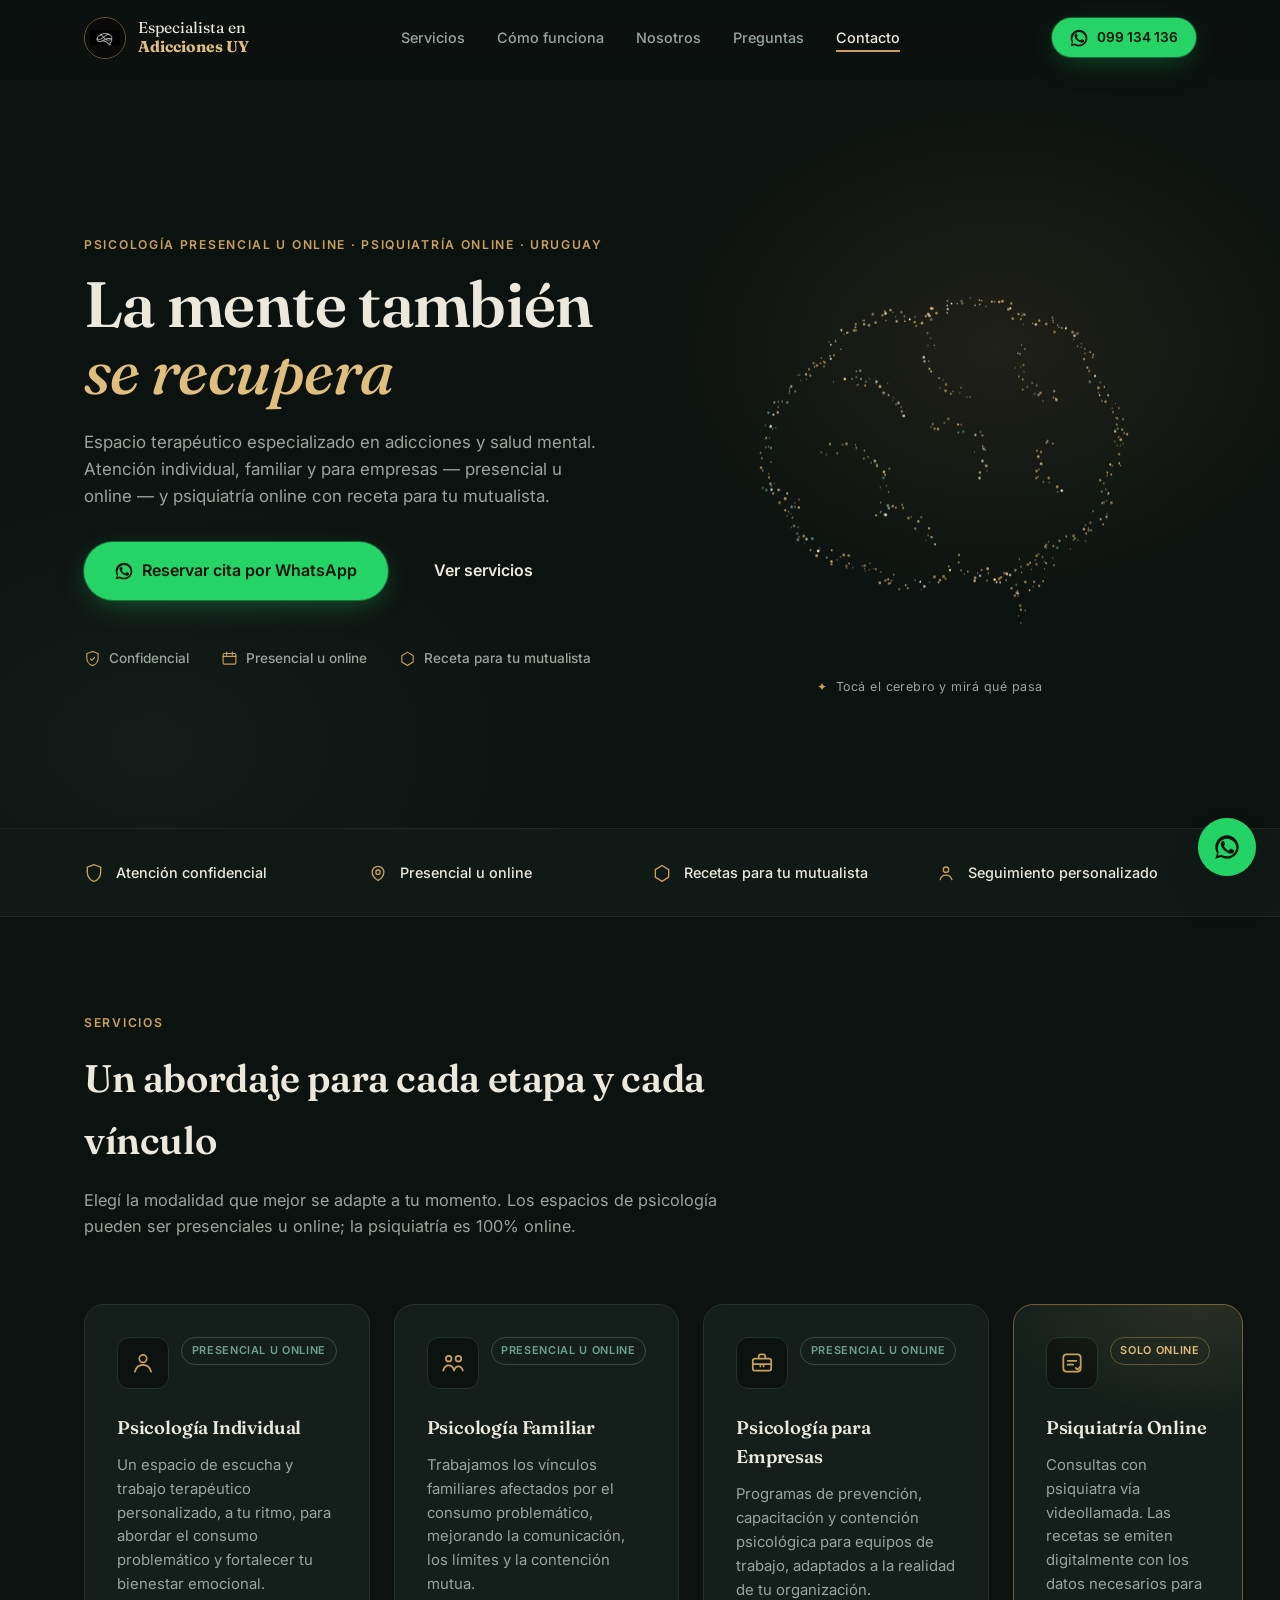
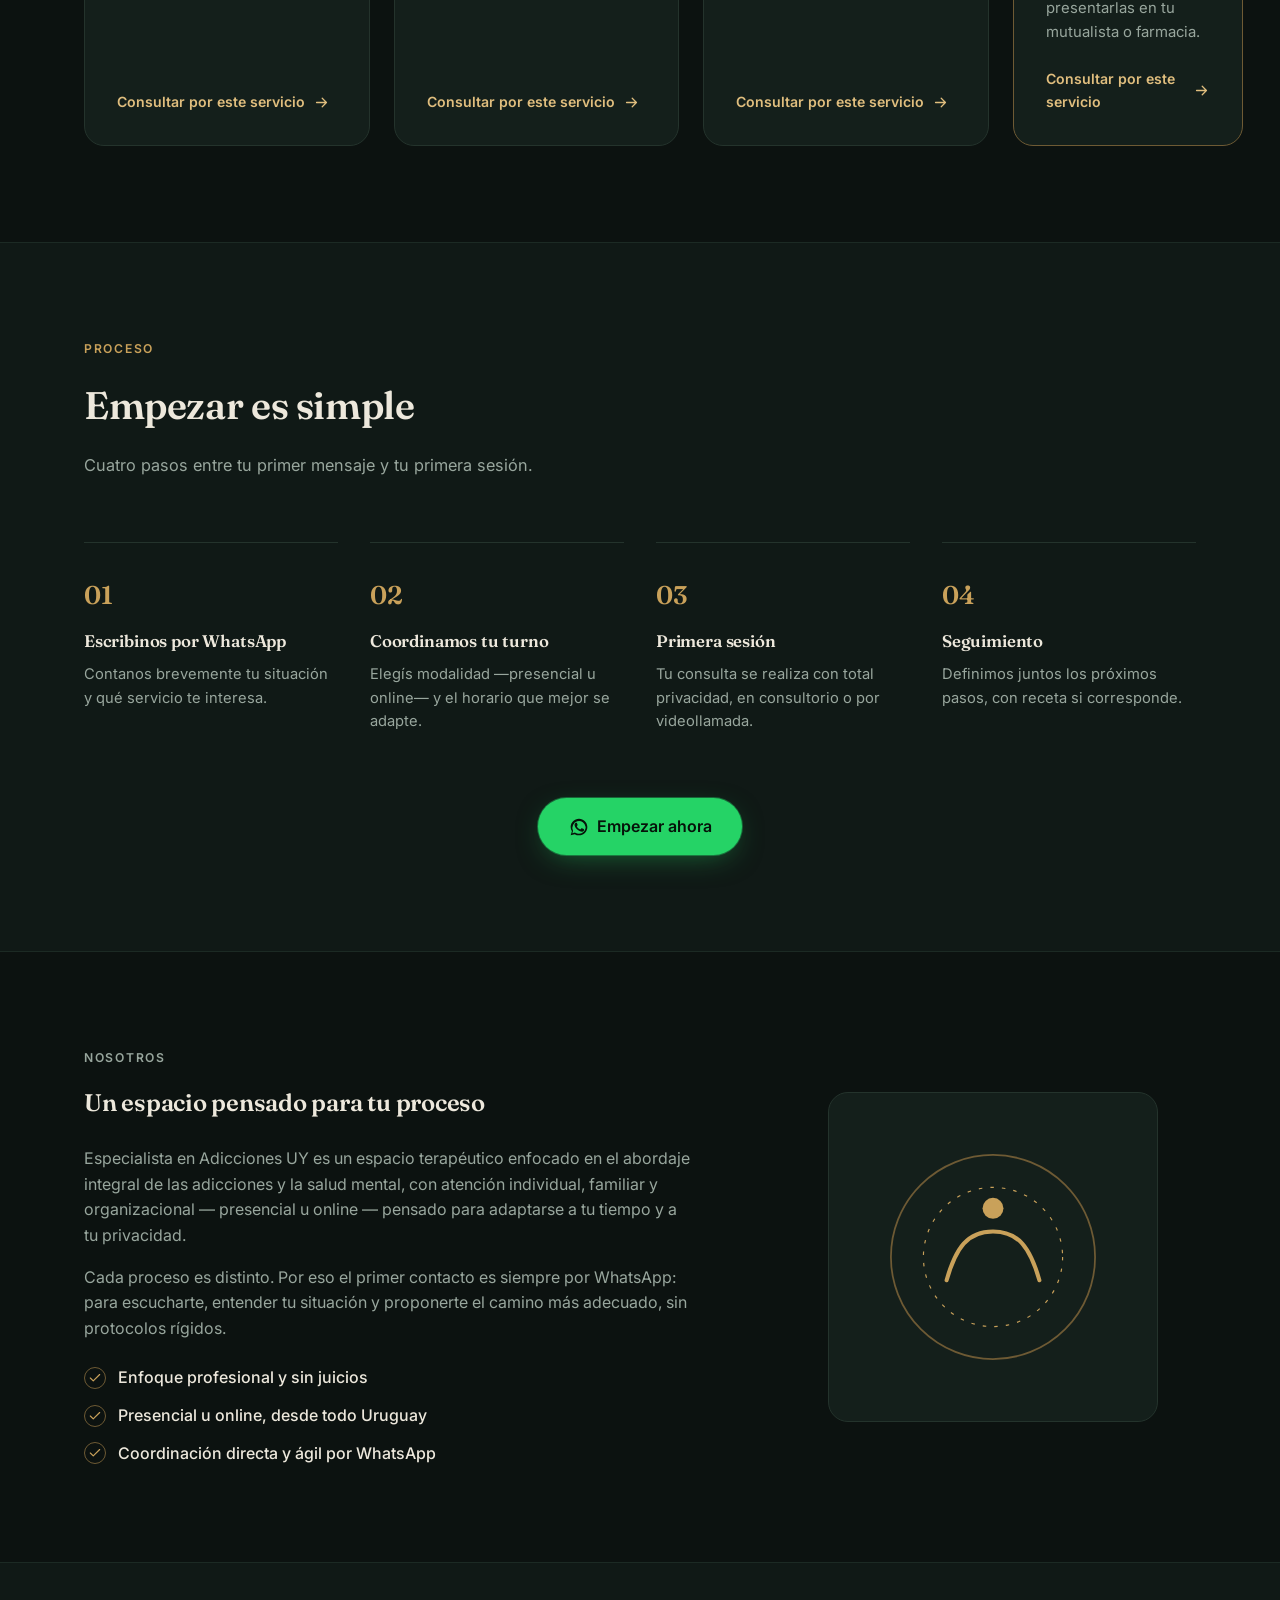
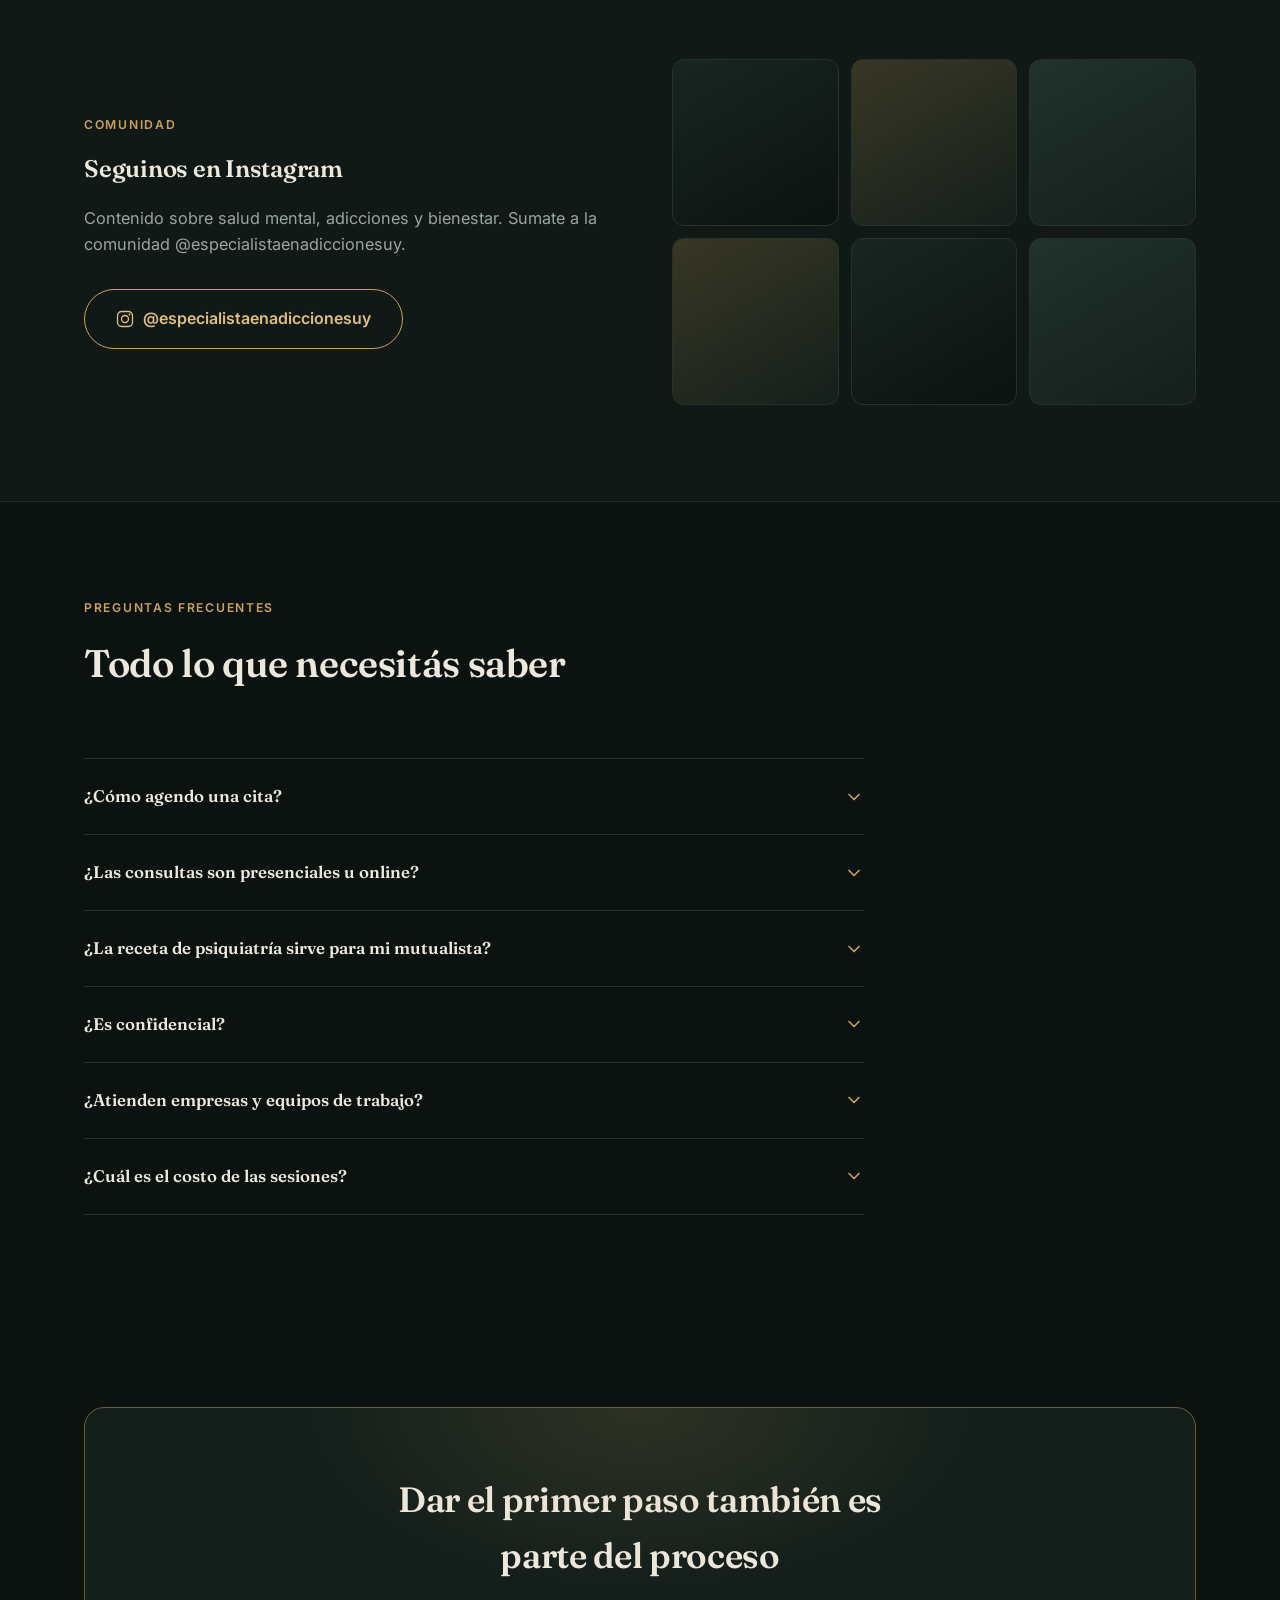
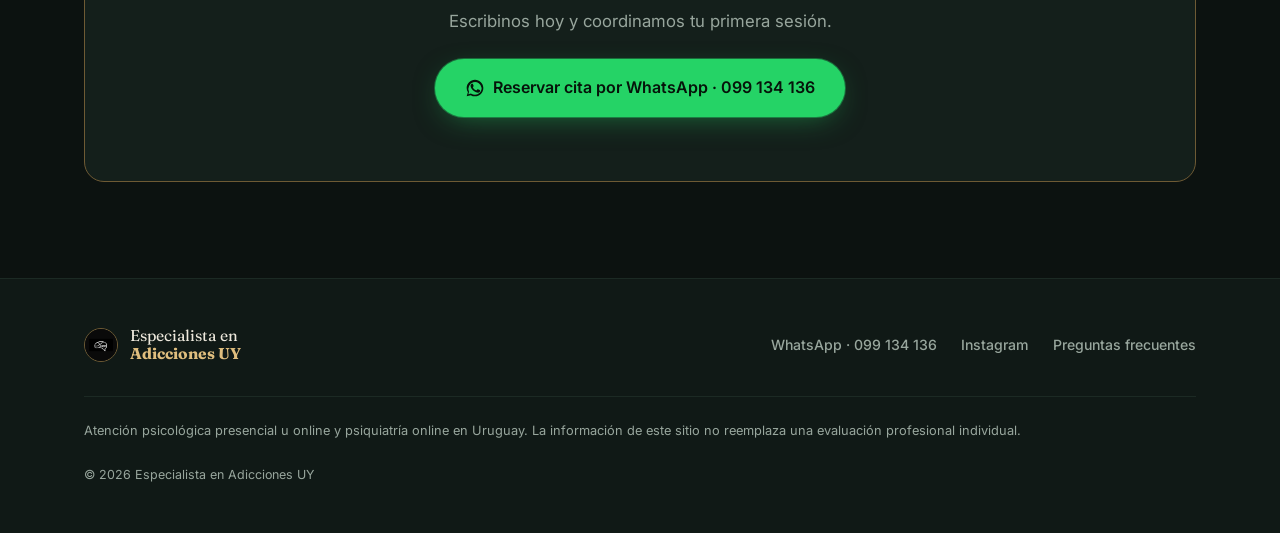
<file: index.html>
<!DOCTYPE html>
<html lang="es-UY">
<head>
<meta charset="UTF-8">
<meta name="viewport" content="width=device-width, initial-scale=1.0">
<title>Especialista en Adicciones UY | Psicología y Psiquiatría</title>
<meta name="description" content="Psicología individual, familiar y para empresas — presencial u online — y psiquiatría online con receta para tu mutualista. Atención confidencial en Uruguay. Reservá por WhatsApp.">

<!-- Open Graph -->
<meta property="og:type" content="website">
<meta property="og:title" content="Especialista en Adicciones UY | Psicología y Psiquiatría">
<meta property="og:description" content="Atención psicológica presencial u online y psiquiatría online con recetas para tu mutualista. Reservá tu cita por WhatsApp.">
<meta property="og:url" content="https://especialistaenadiccionesuy.com">
<meta property="og:locale" content="es_UY">
<meta name="twitter:card" content="summary">
<meta name="theme-color" content="#0C1210">

<link rel="icon" type="image/png" href="img/logo-mark.png">

<link rel="preconnect" href="https://fonts.googleapis.com">
<link rel="preconnect" href="https://fonts.gstatic.com" crossorigin>
<link href="https://fonts.googleapis.com/css2?family=Fraunces:ital,opsz,wght@0,9..144,400;0,9..144,500;0,9..144,600;0,9..144,700;1,9..144,400&family=Inter:wght@400;500;600;700&display=swap" rel="stylesheet">

<link rel="stylesheet" href="css/style.css">

<!--
  ============================================================
  REMARKETING / SEGUIMIENTO (opcional)
  Para activar campañas de remarketing (Meta Ads, Google Ads):
  1) Pegá aquí tu Meta Pixel y/o Google Tag (gtag.js / GTM).
  2) El sitio ya dispara eventos personalizados a dataLayer / fbq
     en cada clic de WhatsApp (ver js/script.js -> trackWhatsAppClick),
     así que en cuanto instales los pixeles vas a poder armar
     públicos de remarketing sobre "quienes hicieron clic en WhatsApp".
  ============================================================
-->

</head>
<body>

<a class="skip-link" href="#contenido">Saltar al contenido</a>

<!-- ===================== HEADER ===================== -->
<header class="header" id="header">
  <div class="container header__inner">
    <a href="#inicio" class="brand">
      <span class="brand__mark">
        <img class="brand__logo" src="img/logo-mark.png" alt="Logo de Especialista en Adicciones UY" width="42" height="42">
      </span>
      <span class="brand__text">Especialista en<strong>Adicciones UY</strong></span>
    </a>

    <nav class="nav" id="nav" aria-label="Navegación principal">
      <ul class="nav__list">
        <li><a href="#servicios">Servicios</a></li>
        <li><a href="#como-funciona">Cómo funciona</a></li>
        <li><a href="#nosotros">Nosotros</a></li>
        <li><a href="#preguntas">Preguntas</a></li>
        <li><a href="#contacto">Contacto</a></li>
      </ul>
    </nav>

    <div class="header__actions">
      <a class="btn btn--whatsapp btn--sm" href="https://wa.me/59899134136?text=Hola%2C%20quiero%20reservar%20una%20cita." target="_blank" rel="noopener" data-wa-track="header">
        <svg class="icon" viewBox="0 0 24 24" aria-hidden="true"><path d="M17.5 14.4c-.3-.1-1.7-.8-2-.9-.3-.1-.5-.1-.6.1-.2.3-.7.9-.9 1.1-.2.2-.3.2-.6.1-.3-.1-1.2-.4-2.3-1.4-.9-.8-1.4-1.7-1.6-2-.2-.3 0-.5.1-.6.1-.1.3-.3.4-.5.1-.2.2-.3.3-.5.1-.2 0-.4 0-.5C10.2 9 9.7 7.8 9.5 7.3c-.2-.5-.4-.4-.6-.4h-.5c-.2 0-.5.1-.7.3-.3.3-1 1-1 2.4s1 2.8 1.1 3c.1.2 2 3 4.8 4.3.7.3 1.2.5 1.6.6.7.2 1.3.2 1.8.1.5-.1 1.7-.7 1.9-1.4.2-.7.2-1.2.2-1.4-.1-.1-.3-.2-.6-.3z"/><path d="M12 2C6.5 2 2 6.5 2 12c0 1.9.5 3.6 1.5 5.2L2 22l4.9-1.4A9.9 9.9 0 0 0 12 22c5.5 0 10-4.5 10-10S17.5 2 12 2zm0 18c-1.6 0-3.1-.4-4.5-1.2l-.3-.2-3.2.9.9-3.1-.2-.3A8 8 0 1 1 20 12c0 4.4-3.6 8-8 8z"/></svg>
        <span>099 134 136</span>
      </a>
      <button class="nav__toggle" id="navToggle" aria-expanded="false" aria-controls="nav" aria-label="Abrir menú">
        <span></span><span></span><span></span>
      </button>
    </div>
  </div>
</header>

<main id="contenido">

  <!-- ===================== HERO ===================== -->
  <section class="hero" id="inicio">
    <div class="hero__glow" aria-hidden="true"></div>

    <div class="container hero__inner">
      <div class="hero__copy" data-reveal>
        <p class="eyebrow">Psicología presencial u online · Psiquiatría online · Uruguay</p>
        <h1 class="hero__title">La mente también <em>se recupera</em></h1>
        <p class="hero__subtitle">
          Espacio terapéutico especializado en adicciones y salud mental. Atención individual, familiar
          y para empresas — presencial u online — y psiquiatría online con receta para tu mutualista.
        </p>
        <div class="hero__actions">
          <a class="btn btn--whatsapp btn--lg" href="https://wa.me/59899134136?text=Hola%2C%20quiero%20reservar%20una%20cita." target="_blank" rel="noopener" data-wa-track="hero">
            <svg class="icon" viewBox="0 0 24 24" aria-hidden="true"><path d="M17.5 14.4c-.3-.1-1.7-.8-2-.9-.3-.1-.5-.1-.6.1-.2.3-.7.9-.9 1.1-.2.2-.3.2-.6.1-.3-.1-1.2-.4-2.3-1.4-.9-.8-1.4-1.7-1.6-2-.2-.3 0-.5.1-.6.1-.1.3-.3.4-.5.1-.2.2-.3.3-.5.1-.2 0-.4 0-.5C10.2 9 9.7 7.8 9.5 7.3c-.2-.5-.4-.4-.6-.4h-.5c-.2 0-.5.1-.7.3-.3.3-1 1-1 2.4s1 2.8 1.1 3c.1.2 2 3 4.8 4.3.7.3 1.2.5 1.6.6.7.2 1.3.2 1.8.1.5-.1 1.7-.7 1.9-1.4.2-.7.2-1.2.2-1.4-.1-.1-.3-.2-.6-.3z"/><path d="M12 2C6.5 2 2 6.5 2 12c0 1.9.5 3.6 1.5 5.2L2 22l4.9-1.4A9.9 9.9 0 0 0 12 22c5.5 0 10-4.5 10-10S17.5 2 12 2zm0 18c-1.6 0-3.1-.4-4.5-1.2l-.3-.2-3.2.9.9-3.1-.2-.3A8 8 0 1 1 20 12c0 4.4-3.6 8-8 8z"/></svg>
            Reservar cita por WhatsApp
          </a>
          <a class="btn btn--ghost btn--lg" href="#servicios">Ver servicios</a>
        </div>

        <ul class="hero__badges">
          <li><svg class="icon icon--sm" viewBox="0 0 24 24" aria-hidden="true"><path d="M12 2 4 5v6c0 5.2 3.4 9.9 8 11 4.6-1.1 8-5.8 8-11V5l-8-3z" fill="none" stroke="currentColor" stroke-width="1.6"/><path d="M9 12.5l2 2 4-4.2" fill="none" stroke="currentColor" stroke-width="1.6" stroke-linecap="round" stroke-linejoin="round"/></svg> Confidencial</li>
          <li><svg class="icon icon--sm" viewBox="0 0 24 24" aria-hidden="true"><rect x="3" y="5" width="18" height="15" rx="2" fill="none" stroke="currentColor" stroke-width="1.6"/><path d="M3 9h18M8 3v4M16 3v4" stroke="currentColor" stroke-width="1.6" stroke-linecap="round"/></svg> Presencial u online</li>
          <li><svg class="icon icon--sm" viewBox="0 0 24 24" aria-hidden="true"><path d="M4 8l8-5 8 5v9l-8 5-8-5z" fill="none" stroke="currentColor" stroke-width="1.6" stroke-linejoin="round"/></svg> Receta para tu mutualista</li>
        </ul>
      </div>

      <div class="hero__visual" data-reveal>
        <div class="brain-stage" id="brainStage">
          <canvas id="brainCanvas" role="img" aria-label="Cerebro interactivo formado por partículas que se deshace y libera ideas"></canvas>
          <div class="brain-words" id="brainWords" aria-hidden="true"></div>
          <p class="brain-hint" id="brainHint"><span>✦</span> Tocá el cerebro y mirá qué pasa</p>
        </div>
      </div>
    </div>
  </section>

  <!-- ===================== TRUST STRIP ===================== -->
  <section class="trust" aria-label="Por qué elegirnos">
    <div class="container trust__inner">
      <div class="trust__item" data-reveal>
        <svg class="icon" viewBox="0 0 24 24" aria-hidden="true"><path d="M12 2 4 5v6c0 5.2 3.4 9.9 8 11 4.6-1.1 8-5.8 8-11V5l-8-3z" fill="none" stroke="currentColor" stroke-width="1.6"/></svg>
        <span>Atención confidencial</span>
      </div>
      <div class="trust__item" data-reveal>
        <svg class="icon" viewBox="0 0 24 24" aria-hidden="true"><path d="M12 21s-7-4.6-7-10a7 7 0 0 1 14 0c0 5.4-7 10-7 10z" fill="none" stroke="currentColor" stroke-width="1.6"/><circle cx="12" cy="11" r="2.6" fill="none" stroke="currentColor" stroke-width="1.6"/></svg>
        <span>Presencial u online</span>
      </div>
      <div class="trust__item" data-reveal>
        <svg class="icon" viewBox="0 0 24 24" aria-hidden="true"><path d="M4 8l8-5 8 5v9l-8 5-8-5z" fill="none" stroke="currentColor" stroke-width="1.6" stroke-linejoin="round"/></svg>
        <span>Recetas para tu mutualista</span>
      </div>
      <div class="trust__item" data-reveal>
        <svg class="icon" viewBox="0 0 24 24" aria-hidden="true"><circle cx="12" cy="8" r="3.2" fill="none" stroke="currentColor" stroke-width="1.6"/><path d="M5 20c1-3.5 3.8-5.5 7-5.5s6 2 7 5.5" fill="none" stroke="currentColor" stroke-width="1.6" stroke-linecap="round"/></svg>
        <span>Seguimiento personalizado</span>
      </div>
    </div>
  </section>

  <!-- ===================== SERVICIOS ===================== -->
  <section class="section" id="servicios">
    <div class="container">
      <div class="section__head" data-reveal>
        <p class="eyebrow">Servicios</p>
        <h2>Un abordaje para cada etapa y cada vínculo</h2>
        <p class="section__lead">Elegí la modalidad que mejor se adapte a tu momento. Los espacios de psicología pueden ser presenciales u online; la psiquiatría es 100% online.</p>
      </div>

      <div class="cards">

        <article class="card" data-reveal>
          <div class="card__top">
            <div class="card__icon">
              <svg viewBox="0 0 24 24" aria-hidden="true"><circle cx="12" cy="8" r="3.4" fill="none" stroke="currentColor" stroke-width="1.6"/><path d="M4.5 20c1.2-4 4-6.2 7.5-6.2S18.3 16 19.5 20" fill="none" stroke="currentColor" stroke-width="1.6" stroke-linecap="round"/></svg>
            </div>
            <span class="chip">Presencial u online</span>
          </div>
          <h3>Psicología Individual</h3>
          <p>Un espacio de escucha y trabajo terapéutico personalizado, a tu ritmo, para abordar el consumo problemático y fortalecer tu bienestar emocional.</p>
          <a class="card__link" href="https://wa.me/59899134136?text=Hola%2C%20quiero%20consultar%20sobre%20Psicolog%C3%ADa%20Individual." target="_blank" rel="noopener" data-wa-track="servicio-individual">
            Consultar por este servicio
            <svg class="icon icon--sm" viewBox="0 0 24 24" aria-hidden="true"><path d="M5 12h14M13 6l6 6-6 6" fill="none" stroke="currentColor" stroke-width="1.8" stroke-linecap="round" stroke-linejoin="round"/></svg>
          </a>
        </article>

        <article class="card" data-reveal>
          <div class="card__top">
            <div class="card__icon">
              <svg viewBox="0 0 24 24" aria-hidden="true"><circle cx="8" cy="8" r="2.6" fill="none" stroke="currentColor" stroke-width="1.6"/><circle cx="17" cy="8" r="2.6" fill="none" stroke="currentColor" stroke-width="1.6"/><path d="M3 19c.8-3 3-4.8 5-4.8s4.2 1.8 5 4.8M13 19c.6-2.4 2.3-3.9 4-3.9s3.4 1.5 4 3.9" fill="none" stroke="currentColor" stroke-width="1.6" stroke-linecap="round"/></svg>
            </div>
            <span class="chip">Presencial u online</span>
          </div>
          <h3>Psicología Familiar</h3>
          <p>Trabajamos los vínculos familiares afectados por el consumo problemático, mejorando la comunicación, los límites y la contención mutua.</p>
          <a class="card__link" href="https://wa.me/59899134136?text=Hola%2C%20quiero%20consultar%20sobre%20Psicolog%C3%ADa%20Familiar." target="_blank" rel="noopener" data-wa-track="servicio-familiar">
            Consultar por este servicio
            <svg class="icon icon--sm" viewBox="0 0 24 24" aria-hidden="true"><path d="M5 12h14M13 6l6 6-6 6" fill="none" stroke="currentColor" stroke-width="1.8" stroke-linecap="round" stroke-linejoin="round"/></svg>
          </a>
        </article>

        <article class="card" data-reveal>
          <div class="card__top">
            <div class="card__icon">
              <svg viewBox="0 0 24 24" aria-hidden="true"><path d="M9 8V6a2 2 0 0 1 2-2h2a2 2 0 0 1 2 2v2" fill="none" stroke="currentColor" stroke-width="1.6"/><rect x="3.5" y="8" width="17" height="11" rx="2" fill="none" stroke="currentColor" stroke-width="1.6"/><path d="M3.5 13h17M10.5 13v2.2M13.5 13v2.2" stroke="currentColor" stroke-width="1.6" stroke-linecap="round"/></svg>
            </div>
            <span class="chip">Presencial u online</span>
          </div>
          <h3>Psicología para Empresas</h3>
          <p>Programas de prevención, capacitación y contención psicológica para equipos de trabajo, adaptados a la realidad de tu organización.</p>
          <a class="card__link" href="https://wa.me/59899134136?text=Hola%2C%20quiero%20consultar%20sobre%20Psicolog%C3%ADa%20para%20Empresas." target="_blank" rel="noopener" data-wa-track="servicio-empresas">
            Consultar por este servicio
            <svg class="icon icon--sm" viewBox="0 0 24 24" aria-hidden="true"><path d="M5 12h14M13 6l6 6-6 6" fill="none" stroke="currentColor" stroke-width="1.8" stroke-linecap="round" stroke-linejoin="round"/></svg>
          </a>
        </article>

        <article class="card card--featured" data-reveal>
          <div class="card__top">
            <div class="card__icon">
              <svg viewBox="0 0 24 24" aria-hidden="true"><rect x="4" y="4" width="16" height="16" rx="3" fill="none" stroke="currentColor" stroke-width="1.6"/><path d="M8 10h8M8 13.5h5" stroke="currentColor" stroke-width="1.6" stroke-linecap="round"/><path d="M15.5 16.5l1.6 1.6 2.7-2.9" fill="none" stroke="currentColor" stroke-width="1.6" stroke-linecap="round" stroke-linejoin="round"/></svg>
            </div>
            <span class="chip chip--gold">Solo online</span>
          </div>
          <h3>Psiquiatría Online</h3>
          <p>Consultas con psiquiatra vía videollamada. Las recetas se emiten digitalmente con los datos necesarios para presentarlas en tu mutualista o farmacia.</p>
          <a class="card__link" href="https://wa.me/59899134136?text=Hola%2C%20quiero%20consultar%20sobre%20Psiquiatr%C3%ADa%20Online." target="_blank" rel="noopener" data-wa-track="servicio-psiquiatria">
            Consultar por este servicio
            <svg class="icon icon--sm" viewBox="0 0 24 24" aria-hidden="true"><path d="M5 12h14M13 6l6 6-6 6" fill="none" stroke="currentColor" stroke-width="1.8" stroke-linecap="round" stroke-linejoin="round"/></svg>
          </a>
        </article>

      </div>
    </div>
  </section>

  <!-- ===================== COMO FUNCIONA ===================== -->
  <section class="section section--alt" id="como-funciona">
    <div class="container">
      <div class="section__head" data-reveal>
        <p class="eyebrow">Proceso</p>
        <h2>Empezar es simple</h2>
        <p class="section__lead">Cuatro pasos entre tu primer mensaje y tu primera sesión.</p>
      </div>

      <ol class="steps">
        <li class="steps__item" data-reveal>
          <span class="steps__num">01</span>
          <h3>Escribinos por WhatsApp</h3>
          <p>Contanos brevemente tu situación y qué servicio te interesa.</p>
        </li>
        <li class="steps__item" data-reveal>
          <span class="steps__num">02</span>
          <h3>Coordinamos tu turno</h3>
          <p>Elegís modalidad —presencial u online— y el horario que mejor se adapte.</p>
        </li>
        <li class="steps__item" data-reveal>
          <span class="steps__num">03</span>
          <h3>Primera sesión</h3>
          <p>Tu consulta se realiza con total privacidad, en consultorio o por videollamada.</p>
        </li>
        <li class="steps__item" data-reveal>
          <span class="steps__num">04</span>
          <h3>Seguimiento</h3>
          <p>Definimos juntos los próximos pasos, con receta si corresponde.</p>
        </li>
      </ol>

      <div class="section__cta" data-reveal>
        <a class="btn btn--whatsapp btn--lg" href="https://wa.me/59899134136?text=Hola%2C%20quiero%20reservar%20una%20cita." target="_blank" rel="noopener" data-wa-track="como-funciona">
          <svg class="icon" viewBox="0 0 24 24" aria-hidden="true"><path d="M17.5 14.4c-.3-.1-1.7-.8-2-.9-.3-.1-.5-.1-.6.1-.2.3-.7.9-.9 1.1-.2.2-.3.2-.6.1-.3-.1-1.2-.4-2.3-1.4-.9-.8-1.4-1.7-1.6-2-.2-.3 0-.5.1-.6.1-.1.3-.3.4-.5.1-.2.2-.3.3-.5.1-.2 0-.4 0-.5C10.2 9 9.7 7.8 9.5 7.3c-.2-.5-.4-.4-.6-.4h-.5c-.2 0-.5.1-.7.3-.3.3-1 1-1 2.4s1 2.8 1.1 3c.1.2 2 3 4.8 4.3.7.3 1.2.5 1.6.6.7.2 1.3.2 1.8.1.5-.1 1.7-.7 1.9-1.4.2-.7.2-1.2.2-1.4-.1-.1-.3-.2-.6-.3z"/><path d="M12 2C6.5 2 2 6.5 2 12c0 1.9.5 3.6 1.5 5.2L2 22l4.9-1.4A9.9 9.9 0 0 0 12 22c5.5 0 10-4.5 10-10S17.5 2 12 2zm0 18c-1.6 0-3.1-.4-4.5-1.2l-.3-.2-3.2.9.9-3.1-.2-.3A8 8 0 1 1 20 12c0 4.4-3.6 8-8 8z"/></svg>
          Empezar ahora
        </a>
      </div>
    </div>
  </section>

  <!-- ===================== NOSOTROS ===================== -->
  <section class="section" id="nosotros">
    <div class="container about">
      <div class="about__copy" data-reveal>
        <p class="eyebrow">Nosotros</p>
        <h2>Un espacio pensado para tu proceso</h2>
        <p>
          Especialista en Adicciones UY es un espacio terapéutico enfocado en el abordaje integral de las
          adicciones y la salud mental, con atención individual, familiar y organizacional — presencial u
          online — pensado para adaptarse a tu tiempo y a tu privacidad.
        </p>
        <p>
          Cada proceso es distinto. Por eso el primer contacto es siempre por WhatsApp: para escucharte,
          entender tu situación y proponerte el camino más adecuado, sin protocolos rígidos.
        </p>
        <ul class="checklist">
          <li><svg class="icon icon--sm" viewBox="0 0 24 24" aria-hidden="true"><path d="M4 12l5 5L20 6" fill="none" stroke="currentColor" stroke-width="2" stroke-linecap="round" stroke-linejoin="round"/></svg> Enfoque profesional y sin juicios</li>
          <li><svg class="icon icon--sm" viewBox="0 0 24 24" aria-hidden="true"><path d="M4 12l5 5L20 6" fill="none" stroke="currentColor" stroke-width="2" stroke-linecap="round" stroke-linejoin="round"/></svg> Presencial u online, desde todo Uruguay</li>
          <li><svg class="icon icon--sm" viewBox="0 0 24 24" aria-hidden="true"><path d="M4 12l5 5L20 6" fill="none" stroke="currentColor" stroke-width="2" stroke-linecap="round" stroke-linejoin="round"/></svg> Coordinación directa y ágil por WhatsApp</li>
        </ul>
      </div>
      <div class="about__visual" data-reveal aria-hidden="true">
        <div class="about-frame">
          <svg viewBox="0 0 200 200" width="100%" height="100%">
            <circle cx="100" cy="100" r="88" fill="none" stroke="var(--gold-dim)" stroke-width="1.5"/>
            <circle cx="100" cy="100" r="60" fill="none" stroke="var(--gold)" stroke-width="1" stroke-dasharray="3 7"/>
            <path d="M60 120c8-28 18-42 40-42s32 14 40 42" fill="none" stroke="var(--gold)" stroke-width="3.5" stroke-linecap="round"/>
            <circle cx="100" cy="58" r="9" fill="var(--gold)"/>
          </svg>
        </div>
      </div>
    </div>
  </section>

  <!-- ===================== INSTAGRAM ===================== -->
  <section class="section section--alt" id="instagram">
    <div class="container instagram">
      <div data-reveal>
        <p class="eyebrow">Comunidad</p>
        <h2>Seguinos en Instagram</h2>
        <p class="section__lead">Contenido sobre salud mental, adicciones y bienestar. Sumate a la comunidad @especialistaenadiccionesuy.</p>
        <a class="btn btn--outline btn--lg" href="https://www.instagram.com/especialistaenadiccionesuy/" target="_blank" rel="noopener">
          <svg class="icon" viewBox="0 0 24 24" aria-hidden="true"><rect x="3" y="3" width="18" height="18" rx="5" fill="none" stroke="currentColor" stroke-width="1.6"/><circle cx="12" cy="12" r="4.2" fill="none" stroke="currentColor" stroke-width="1.6"/><circle cx="17.4" cy="6.6" r="1.1" fill="currentColor"/></svg>
          @especialistaenadiccionesuy
        </a>
      </div>
      <div class="instagram__grid" data-reveal aria-hidden="true">
        <span></span><span></span><span></span><span></span><span></span><span></span>
      </div>
    </div>
  </section>

  <!-- ===================== FAQ ===================== -->
  <section class="section" id="preguntas">
    <div class="container">
      <div class="section__head" data-reveal>
        <p class="eyebrow">Preguntas frecuentes</p>
        <h2>Todo lo que necesitás saber</h2>
      </div>

      <div class="accordion" data-reveal>
        <div class="accordion__item">
          <h3>
            <button class="accordion__trigger" aria-expanded="false">
              ¿Cómo agendo una cita?
              <svg class="icon accordion__chevron" viewBox="0 0 24 24" aria-hidden="true"><path d="M6 9l6 6 6-6" fill="none" stroke="currentColor" stroke-width="2" stroke-linecap="round" stroke-linejoin="round"/></svg>
            </button>
          </h3>
          <div class="accordion__panel">
            <p>Por WhatsApp al 099 134 136. Nos contás brevemente tu situación y el servicio que te interesa, y coordinamos día, horario y modalidad según tu disponibilidad.</p>
          </div>
        </div>

        <div class="accordion__item">
          <h3>
            <button class="accordion__trigger" aria-expanded="false">
              ¿Las consultas son presenciales u online?
              <svg class="icon accordion__chevron" viewBox="0 0 24 24" aria-hidden="true"><path d="M6 9l6 6 6-6" fill="none" stroke="currentColor" stroke-width="2" stroke-linecap="round" stroke-linejoin="round"/></svg>
            </button>
          </h3>
          <div class="accordion__panel">
            <p>Los espacios de psicología (individual, familiar y empresas) pueden ser presenciales u online, como prefieras. La psiquiatría se brinda únicamente online, por videollamada.</p>
          </div>
        </div>

        <div class="accordion__item">
          <h3>
            <button class="accordion__trigger" aria-expanded="false">
              ¿La receta de psiquiatría sirve para mi mutualista?
              <svg class="icon accordion__chevron" viewBox="0 0 24 24" aria-hidden="true"><path d="M6 9l6 6 6-6" fill="none" stroke="currentColor" stroke-width="2" stroke-linecap="round" stroke-linejoin="round"/></svg>
            </button>
          </h3>
          <div class="accordion__panel">
            <p>Las recetas se emiten digitalmente con todos los datos necesarios para presentarlas en tu mutualista o farmacia habitual. Ante cualquier duda puntual sobre tu prestador, contanos por WhatsApp y lo confirmamos juntos.</p>
          </div>
        </div>

        <div class="accordion__item">
          <h3>
            <button class="accordion__trigger" aria-expanded="false">
              ¿Es confidencial?
              <svg class="icon accordion__chevron" viewBox="0 0 24 24" aria-hidden="true"><path d="M6 9l6 6 6-6" fill="none" stroke="currentColor" stroke-width="2" stroke-linecap="round" stroke-linejoin="round"/></svg>
            </button>
          </h3>
          <div class="accordion__panel">
            <p>Sí, toda la atención se rige por el secreto profesional. Tu información y lo que compartas en sesión son estrictamente confidenciales.</p>
          </div>
        </div>

        <div class="accordion__item">
          <h3>
            <button class="accordion__trigger" aria-expanded="false">
              ¿Atienden empresas y equipos de trabajo?
              <svg class="icon accordion__chevron" viewBox="0 0 24 24" aria-hidden="true"><path d="M6 9l6 6 6-6" fill="none" stroke="currentColor" stroke-width="2" stroke-linecap="round" stroke-linejoin="round"/></svg>
            </button>
          </h3>
          <div class="accordion__panel">
            <p>Sí, armamos programas de prevención y contención a medida para organizaciones. Escribinos por WhatsApp para coordinar una propuesta.</p>
          </div>
        </div>

        <div class="accordion__item">
          <h3>
            <button class="accordion__trigger" aria-expanded="false">
              ¿Cuál es el costo de las sesiones?
              <svg class="icon accordion__chevron" viewBox="0 0 24 24" aria-hidden="true"><path d="M6 9l6 6 6-6" fill="none" stroke="currentColor" stroke-width="2" stroke-linecap="round" stroke-linejoin="round"/></svg>
            </button>
          </h3>
          <div class="accordion__panel">
            <p>Los valores varían según el servicio y la modalidad. Escribinos por WhatsApp y te pasamos la información actualizada sin compromiso.</p>
          </div>
        </div>
      </div>
    </div>
  </section>

  <!-- ===================== CTA FINAL / CONTACTO ===================== -->
  <section class="cta-final" id="contacto">
    <div class="container">
      <div class="cta-final__panel" data-reveal>
        <h2>Dar el primer paso también es parte del proceso</h2>
        <p>Escribinos hoy y coordinamos tu primera sesión.</p>
        <a class="btn btn--whatsapp btn--lg" href="https://wa.me/59899134136?text=Hola%2C%20quiero%20reservar%20una%20cita." target="_blank" rel="noopener" data-wa-track="cta-final">
          <svg class="icon" viewBox="0 0 24 24" aria-hidden="true"><path d="M17.5 14.4c-.3-.1-1.7-.8-2-.9-.3-.1-.5-.1-.6.1-.2.3-.7.9-.9 1.1-.2.2-.3.2-.6.1-.3-.1-1.2-.4-2.3-1.4-.9-.8-1.4-1.7-1.6-2-.2-.3 0-.5.1-.6.1-.1.3-.3.4-.5.1-.2.2-.3.3-.5.1-.2 0-.4 0-.5C10.2 9 9.7 7.8 9.5 7.3c-.2-.5-.4-.4-.6-.4h-.5c-.2 0-.5.1-.7.3-.3.3-1 1-1 2.4s1 2.8 1.1 3c.1.2 2 3 4.8 4.3.7.3 1.2.5 1.6.6.7.2 1.3.2 1.8.1.5-.1 1.7-.7 1.9-1.4.2-.7.2-1.2.2-1.4-.1-.1-.3-.2-.6-.3z"/><path d="M12 2C6.5 2 2 6.5 2 12c0 1.9.5 3.6 1.5 5.2L2 22l4.9-1.4A9.9 9.9 0 0 0 12 22c5.5 0 10-4.5 10-10S17.5 2 12 2zm0 18c-1.6 0-3.1-.4-4.5-1.2l-.3-.2-3.2.9.9-3.1-.2-.3A8 8 0 1 1 20 12c0 4.4-3.6 8-8 8z"/></svg>
          Reservar cita por WhatsApp · 099 134 136
        </a>
      </div>
    </div>
  </section>

</main>

<!-- ===================== FOOTER ===================== -->
<footer class="footer">
  <div class="container footer__inner">
    <a href="#inicio" class="brand brand--footer">
      <span class="brand__mark brand__mark--sm">
        <img class="brand__logo" src="img/logo-mark.png" alt="Logo de Especialista en Adicciones UY" width="34" height="34">
      </span>
      <span class="brand__text">Especialista en<strong>Adicciones UY</strong></span>
    </a>

    <nav aria-label="Enlaces de contacto" class="footer__links">
      <a href="https://wa.me/59899134136?text=Hola%2C%20quiero%20reservar%20una%20cita." target="_blank" rel="noopener" data-wa-track="footer">WhatsApp · 099 134 136</a>
      <a href="https://www.instagram.com/especialistaenadiccionesuy/" target="_blank" rel="noopener">Instagram</a>
      <a href="#preguntas">Preguntas frecuentes</a>
    </nav>

    <p class="footer__note">Atención psicológica presencial u online y psiquiatría online en Uruguay. La información de este sitio no reemplaza una evaluación profesional individual.</p>
    <p class="footer__copy">&copy; <span id="year"></span> Especialista en Adicciones UY</p>
  </div>
</footer>

<!-- ===================== WHATSAPP FLOTANTE ===================== -->
<a class="wa-float" href="https://wa.me/59899134136?text=Hola%2C%20quiero%20reservar%20una%20cita." target="_blank" rel="noopener" aria-label="Reservar cita por WhatsApp" data-wa-track="floating">
  <svg viewBox="0 0 24 24" aria-hidden="true"><path d="M17.5 14.4c-.3-.1-1.7-.8-2-.9-.3-.1-.5-.1-.6.1-.2.3-.7.9-.9 1.1-.2.2-.3.2-.6.1-.3-.1-1.2-.4-2.3-1.4-.9-.8-1.4-1.7-1.6-2-.2-.3 0-.5.1-.6.1-.1.3-.3.4-.5.1-.2.2-.3.3-.5.1-.2 0-.4 0-.5C10.2 9 9.7 7.8 9.5 7.3c-.2-.5-.4-.4-.6-.4h-.5c-.2 0-.5.1-.7.3-.3.3-1 1-1 2.4s1 2.8 1.1 3c.1.2 2 3 4.8 4.3.7.3 1.2.5 1.6.6.7.2 1.3.2 1.8.1.5-.1 1.7-.7 1.9-1.4.2-.7.2-1.2.2-1.4-.1-.1-.3-.2-.6-.3z"/><path d="M12 2C6.5 2 2 6.5 2 12c0 1.9.5 3.6 1.5 5.2L2 22l4.9-1.4A9.9 9.9 0 0 0 12 22c5.5 0 10-4.5 10-10S17.5 2 12 2zm0 18c-1.6 0-3.1-.4-4.5-1.2l-.3-.2-3.2.9.9-3.1-.2-.3A8 8 0 1 1 20 12c0 4.4-3.6 8-8 8z"/></svg>
  <span class="wa-float__pulse" aria-hidden="true"></span>
</a>

<script src="js/script.js"></script>
</body>
</html>
</file>
<file: css/style.css>
/* =========================================================
   DESIGN TOKENS — tema oscuro elegante
   ========================================================= */
:root {
  /* Color */
  --bg: #0C1210;
  --bg-alt: #101916;
  --surface: #141F1B;
  --surface-2: #182620;
  --border: #24332C;
  --border-soft: #1C2A24;

  --text: #EDE8DC;
  --muted: #98A69D;

  --gold: #C9A15A;
  --gold-bright: #E0BE7E;
  --gold-dim: #6E5A34;
  --green: #6FA08F;

  --whatsapp: #25D366;
  --whatsapp-dark: #1DA851;

  /* Typography */
  --font-display: 'Fraunces', 'Georgia', serif;
  --font-body: 'Inter', -apple-system, BlinkMacSystemFont, 'Segoe UI', sans-serif;

  /* Spacing scale (4px base) */
  --space-1: 0.25rem;
  --space-2: 0.5rem;
  --space-3: 0.75rem;
  --space-4: 1rem;
  --space-5: 1.5rem;
  --space-6: 2rem;
  --space-7: 3rem;
  --space-8: 4rem;
  --space-9: 6rem;

  /* Radius */
  --radius-sm: 6px;
  --radius-md: 12px;
  --radius-lg: 20px;
  --radius-pill: 999px;

  /* Shadow */
  --shadow-sm: 0 1px 2px rgba(0, 0, 0, 0.3);
  --shadow-md: 0 10px 30px -10px rgba(0, 0, 0, 0.5);
  --shadow-lg: 0 24px 60px -24px rgba(0, 0, 0, 0.65);

  /* Motion */
  --ease: cubic-bezier(0.22, 1, 0.36, 1);
  --dur-fast: 0.18s;
  --dur-med: 0.4s;
  --dur-slow: 0.8s;

  --header-h: 76px;
}

/* =========================================================
   RESET
   ========================================================= */
*, *::before, *::after { box-sizing: border-box; }
html { scroll-behavior: smooth; scroll-padding-top: var(--header-h); }
body {
  margin: 0;
  font-family: var(--font-body);
  color: var(--text);
  background: var(--bg);
  -webkit-font-smoothing: antialiased;
  line-height: 1.6;
}
img, svg { display: block; max-width: 100%; }
a { color: inherit; text-decoration: none; }
ul, ol { list-style: none; margin: 0; padding: 0; }
h1, h2, h3, h4 { font-family: var(--font-display); margin: 0; font-weight: 600; color: var(--text); letter-spacing: -0.01em; }
p { margin: 0; }
button { font: inherit; color: inherit; background: none; border: none; cursor: pointer; padding: 0; }
::selection { background: var(--gold); color: var(--bg); }

@media (prefers-reduced-motion: reduce) {
  html { scroll-behavior: auto; }
  *, *::before, *::after { animation-duration: 0.01ms !important; animation-iteration-count: 1 !important; transition-duration: 0.01ms !important; }
}

.skip-link {
  position: absolute; left: -999px; top: 0; z-index: 200;
  background: var(--gold); color: var(--bg); padding: var(--space-3) var(--space-5);
  border-radius: var(--radius-sm); font-weight: 600;
}
.skip-link:focus { left: var(--space-4); top: var(--space-4); }

:focus-visible { outline: 2px solid var(--gold); outline-offset: 3px; }

.container {
  width: 100%;
  max-width: 1160px;
  margin-inline: auto;
  padding-inline: var(--space-5);
}

.icon { width: 20px; height: 20px; fill: currentColor; flex-shrink: 0; }
.icon--sm { width: 17px; height: 17px; }

/* =========================================================
   BUTTONS
   ========================================================= */
.btn {
  display: inline-flex; align-items: center; justify-content: center; gap: var(--space-2);
  font-weight: 600; font-size: 0.95rem; white-space: nowrap;
  border-radius: var(--radius-pill);
  padding: 0.85rem 1.6rem;
  transition: transform var(--dur-fast) var(--ease), box-shadow var(--dur-fast) var(--ease), background-color var(--dur-fast) var(--ease), color var(--dur-fast) var(--ease), border-color var(--dur-fast) var(--ease);
}
.btn--sm { padding: 0.55rem 1.1rem; font-size: 0.85rem; }
.btn--lg { padding: 1rem 1.9rem; font-size: 1rem; }
.btn:active { transform: translateY(1px); }

.btn--whatsapp {
  background: var(--whatsapp); color: #06130A;
  box-shadow: 0 0 0 1px rgba(37, 211, 102, 0.4), 0 8px 30px -10px rgba(37, 211, 102, 0.5);
}
.btn--whatsapp:hover { background: var(--whatsapp-dark); color: #fff; transform: translateY(-2px); }

.btn--ghost { color: var(--text); }
.btn--ghost:hover { color: var(--gold-bright); }

.btn--outline {
  border: 1.5px solid var(--gold); color: var(--gold-bright);
}
.btn--outline:hover { background: var(--gold); color: var(--bg); }

/* =========================================================
   HEADER
   ========================================================= */
.header {
  position: fixed; top: 0; left: 0; right: 0; z-index: 100;
  height: var(--header-h);
  display: flex; align-items: center;
  background: rgba(12, 18, 16, 0.75);
  backdrop-filter: blur(12px);
  -webkit-backdrop-filter: blur(12px);
  border-bottom: 1px solid transparent;
  transition: border-color var(--dur-med) var(--ease), height var(--dur-med) var(--ease);
}
.header.is-scrolled { border-color: var(--border-soft); height: 64px; }

.header__inner { display: flex; align-items: center; justify-content: space-between; gap: var(--space-4); }

.brand { display: flex; align-items: center; gap: var(--space-3); }
.brand__mark {
  width: 42px; height: 42px; border-radius: 50%; overflow: hidden;
  border: 1px solid var(--gold-dim); background: #000; flex-shrink: 0;
  display: block;
}
.brand__mark--sm { width: 34px; height: 34px; }
.brand__logo { width: 100%; height: 100%; object-fit: cover; }
.brand__text {
  font-family: var(--font-display); font-size: 0.98rem; line-height: 1.18;
  color: var(--text); display: flex; flex-direction: column; white-space: nowrap;
}
.brand__text strong { font-weight: 700; color: var(--gold-bright); }

.nav__list { display: flex; align-items: center; gap: var(--space-6); }
.nav__list a {
  font-size: 0.9rem; font-weight: 500; color: var(--muted);
  position: relative; padding-block: var(--space-1);
  transition: color var(--dur-fast) var(--ease);
}
.nav__list a::after {
  content: ""; position: absolute; left: 0; right: 100%; bottom: -2px; height: 1.5px;
  background: var(--gold); transition: right var(--dur-med) var(--ease);
}
.nav__list a:hover { color: var(--text); }
.nav__list a:hover::after, .nav__list a.is-active::after { right: 0; }
.nav__list a.is-active { color: var(--text); }

.header__actions { display: flex; align-items: center; gap: var(--space-4); }

.nav__toggle {
  display: none; flex-direction: column; justify-content: center; gap: 5px;
  width: 40px; height: 40px; border-radius: var(--radius-sm);
}
.nav__toggle span { display: block; width: 20px; height: 2px; background: var(--text); margin-inline: auto; transition: transform var(--dur-fast) var(--ease), opacity var(--dur-fast) var(--ease); }
.nav__toggle[aria-expanded="true"] span:nth-child(1) { transform: translateY(7px) rotate(45deg); }
.nav__toggle[aria-expanded="true"] span:nth-child(2) { opacity: 0; }
.nav__toggle[aria-expanded="true"] span:nth-child(3) { transform: translateY(-7px) rotate(-45deg); }

@media (max-width: 900px) {
  .nav__toggle { display: flex; }
  .nav {
    position: fixed; top: var(--header-h); left: 0; right: 0;
    background: var(--surface); border-bottom: 1px solid var(--border);
    max-height: 0; overflow: hidden; transition: max-height var(--dur-med) var(--ease);
  }
  .nav.is-open { max-height: 440px; box-shadow: var(--shadow-lg); }
  .nav__list { flex-direction: column; align-items: flex-start; gap: 0; padding: var(--space-4) var(--space-5) var(--space-6); }
  .nav__list li { width: 100%; border-bottom: 1px solid var(--border-soft); }
  .nav__list a { display: block; padding-block: var(--space-4); }
  .header__actions .btn--whatsapp span { display: none; }
  .header__actions .btn--whatsapp { padding: 0.6rem; }
}

/* =========================================================
   HERO
   ========================================================= */
.hero {
  position: relative; overflow: hidden;
  padding-block: calc(var(--header-h) + var(--space-8)) var(--space-8);
  min-height: 92vh;
  display: flex; align-items: center;
}
.hero__glow {
  position: absolute; inset: 0; z-index: 0; pointer-events: none;
  background:
    radial-gradient(560px 420px at 78% 42%, rgba(201, 161, 90, 0.10), transparent 65%),
    radial-gradient(700px 500px at 12% 90%, rgba(111, 160, 143, 0.07), transparent 65%);
}

.hero__inner {
  position: relative; z-index: 1;
  display: grid; grid-template-columns: 1fr 1fr; gap: var(--space-7);
  align-items: center; width: 100%;
}

.eyebrow {
  font-size: 0.76rem; font-weight: 600; letter-spacing: 0.14em; text-transform: uppercase;
  color: var(--gold); margin-bottom: var(--space-4);
}

.hero__title {
  font-size: clamp(2.4rem, 5vw, 4rem);
  line-height: 1.05;
  margin-bottom: var(--space-5);
}
.hero__title em {
  font-style: italic; font-weight: 500; color: var(--gold-bright);
}

.hero__subtitle {
  font-size: 1.06rem; color: var(--muted); max-width: 48ch;
  margin-bottom: var(--space-6);
}

.hero__actions { display: flex; flex-wrap: wrap; gap: var(--space-4); margin-bottom: var(--space-7); }

.hero__badges { display: flex; flex-wrap: wrap; gap: var(--space-3) var(--space-6); }
.hero__badges li { display: flex; align-items: center; gap: var(--space-2); font-size: 0.85rem; color: var(--muted); font-weight: 500; }
.hero__badges .icon { color: var(--gold); }

/* ---------- Cerebro interactivo ---------- */
.hero__visual { position: relative; }
.brain-stage {
  position: relative;
  aspect-ratio: 10 / 9;
  max-width: 560px;
  margin-inline: auto;
  cursor: crosshair;
  touch-action: pan-y;
}
#brainCanvas { width: 100%; height: 100%; display: block; }

.brain-words { position: absolute; inset: 0; pointer-events: none; overflow: hidden; }
.brain-word {
  position: absolute;
  font-family: var(--font-display); font-style: italic;
  color: var(--gold-bright);
  font-size: 0.95rem;
  white-space: nowrap;
  opacity: 0;
  animation: word-rise 3.6s var(--ease) forwards;
  text-shadow: 0 0 18px rgba(201, 161, 90, 0.35);
}
@keyframes word-rise {
  0%   { opacity: 0; transform: translateY(0) scale(0.92); }
  18%  { opacity: 0.95; }
  70%  { opacity: 0.6; }
  100% { opacity: 0; transform: translateY(-110px) scale(1.05); }
}

.brain-hint {
  position: absolute; bottom: -6px; left: 50%; transform: translateX(-50%);
  font-size: 0.78rem; color: var(--muted); letter-spacing: 0.04em;
  display: flex; align-items: center; gap: var(--space-2);
  white-space: nowrap;
  transition: opacity var(--dur-slow) var(--ease);
}
.brain-hint span { color: var(--gold); }
.brain-hint.is-hidden { opacity: 0; }

@media (max-width: 900px) {
  .hero { min-height: 0; }
  .hero__inner { grid-template-columns: 1fr; gap: var(--space-6); }
  .hero__visual { order: -1; }
  .brain-stage { max-width: 400px; }
}

/* =========================================================
   TRUST STRIP
   ========================================================= */
.trust { background: var(--bg-alt); border-block: 1px solid var(--border-soft); padding-block: var(--space-6); }
.trust__inner { display: flex; flex-wrap: wrap; justify-content: space-between; gap: var(--space-5); }
.trust__item { display: flex; align-items: center; gap: var(--space-3); color: var(--text); font-size: 0.9rem; font-weight: 500; flex: 1 1 200px; }
.trust__item .icon { color: var(--gold); }

/* =========================================================
   SECTION LAYOUT
   ========================================================= */
.section { padding-block: var(--space-9); }
.section--alt { background: var(--bg-alt); border-block: 1px solid var(--border-soft); }

.section__head { max-width: 640px; margin-bottom: var(--space-8); }
.section__head h2 { font-size: clamp(1.7rem, 3vw, 2.4rem); margin-bottom: var(--space-4); }
.section__lead { color: var(--muted); font-size: 1.02rem; }
.section__cta { display: flex; justify-content: center; margin-top: var(--space-8); }

/* =========================================================
   SERVICE CARDS
   ========================================================= */
.cards { display: grid; grid-template-columns: repeat(4, 1fr); gap: var(--space-5); }
@media (max-width: 1060px) { .cards { grid-template-columns: repeat(2, 1fr); } }
@media (max-width: 620px) { .cards { grid-template-columns: 1fr; } }

.card {
  position: relative;
  background: var(--surface); border: 1px solid var(--border);
  border-radius: var(--radius-lg); padding: var(--space-6);
  display: flex; flex-direction: column;
  transition: transform var(--dur-med) var(--ease), border-color var(--dur-med) var(--ease), background-color var(--dur-med) var(--ease);
}
.card:hover { transform: translateY(-6px); border-color: var(--gold-dim); background: var(--surface-2); }
.card--featured { border-color: var(--gold-dim); }
.card--featured::before {
  content: ""; position: absolute; inset: -1px; border-radius: inherit; pointer-events: none;
  background: radial-gradient(300px 160px at 80% 0%, rgba(201, 161, 90, 0.12), transparent 70%);
}

.card__top { display: flex; align-items: flex-start; justify-content: space-between; gap: var(--space-3); margin-bottom: var(--space-5); }

.card__icon {
  width: 52px; height: 52px; border-radius: var(--radius-md);
  background: var(--bg); border: 1px solid var(--border);
  color: var(--gold);
  display: flex; align-items: center; justify-content: center;
}
.card__icon svg { width: 26px; height: 26px; }

.chip {
  font-size: 0.68rem; font-weight: 600; letter-spacing: 0.06em; text-transform: uppercase;
  color: var(--green); border: 1px solid rgba(111, 160, 143, 0.35);
  padding: 0.28rem 0.6rem; border-radius: var(--radius-pill);
  white-space: nowrap;
}
.chip--gold { color: var(--gold-bright); border-color: rgba(201, 161, 90, 0.4); }

.card h3 { font-size: 1.15rem; margin-bottom: var(--space-3); }
.card p { color: var(--muted); font-size: 0.93rem; flex-grow: 1; margin-bottom: var(--space-5); }

.card__link {
  display: inline-flex; align-items: center; gap: var(--space-2);
  font-size: 0.88rem; font-weight: 600; color: var(--gold-bright);
}
.card__link .icon { transition: transform var(--dur-fast) var(--ease); }
.card__link:hover { color: var(--gold); }
.card__link:hover .icon { transform: translateX(4px); }

/* =========================================================
   STEPS
   ========================================================= */
.steps { display: grid; grid-template-columns: repeat(4, 1fr); gap: var(--space-6); }
@media (max-width: 900px) { .steps { grid-template-columns: repeat(2, 1fr); } }
@media (max-width: 560px) { .steps { grid-template-columns: 1fr; } }

.steps__item { position: relative; padding-top: var(--space-6); border-top: 1px solid var(--border); }
.steps__num { font-family: var(--font-display); font-size: 1.6rem; color: var(--gold); font-weight: 600; display: block; margin-bottom: var(--space-3); }
.steps__item h3 { font-size: 1.05rem; margin-bottom: var(--space-2); }
.steps__item p { color: var(--muted); font-size: 0.92rem; }

/* =========================================================
   ABOUT
   ========================================================= */
.about { display: grid; grid-template-columns: 1.2fr 0.8fr; gap: var(--space-9); align-items: center; }
@media (max-width: 900px) { .about { grid-template-columns: 1fr; gap: var(--space-7); } }

.about__copy h2 { margin-bottom: var(--space-5); }
.about__copy p { color: var(--muted); margin-bottom: var(--space-4); }

.checklist { margin-top: var(--space-5); display: flex; flex-direction: column; gap: var(--space-3); }
.checklist li { display: flex; align-items: center; gap: var(--space-3); font-weight: 500; color: var(--text); }
.checklist .icon { color: var(--gold); border: 1px solid var(--gold-dim); border-radius: 50%; padding: 3px; width: 22px; height: 22px; }

.about-frame {
  aspect-ratio: 1; max-width: 330px; margin-inline: auto;
  background: var(--surface); border: 1px solid var(--border);
  border-radius: var(--radius-lg); padding: var(--space-7);
}

/* =========================================================
   INSTAGRAM
   ========================================================= */
.instagram { display: grid; grid-template-columns: 1fr 1fr; gap: var(--space-8); align-items: center; }
@media (max-width: 900px) { .instagram { grid-template-columns: 1fr; } }
.instagram h2 { margin-bottom: var(--space-4); }
.instagram .section__lead { margin-bottom: var(--space-6); }

.instagram__grid { display: grid; grid-template-columns: repeat(3, 1fr); gap: var(--space-3); }
.instagram__grid span {
  aspect-ratio: 1; border-radius: var(--radius-md);
  border: 1px solid var(--border);
  background: linear-gradient(150deg, var(--surface-2), var(--bg));
}
.instagram__grid span:nth-child(2n) { background: linear-gradient(150deg, rgba(201, 161, 90, 0.22), var(--surface)); }
.instagram__grid span:nth-child(3n) { background: linear-gradient(150deg, rgba(111, 160, 143, 0.18), var(--surface)); }

/* =========================================================
   FAQ / ACCORDION
   ========================================================= */
.accordion { max-width: 780px; border-top: 1px solid var(--border); }
.accordion__item { border-bottom: 1px solid var(--border); }
.accordion__trigger {
  width: 100%; display: flex; align-items: center; justify-content: space-between; gap: var(--space-4);
  text-align: left; padding-block: var(--space-5);
  font-family: var(--font-display); font-size: 1.05rem; font-weight: 600; color: var(--text);
  transition: color var(--dur-fast) var(--ease);
}
.accordion__trigger:hover { color: var(--gold-bright); }
.accordion__chevron { color: var(--gold); transition: transform var(--dur-med) var(--ease); }
.accordion__trigger[aria-expanded="true"] .accordion__chevron { transform: rotate(180deg); }

.accordion__panel {
  max-height: 0; overflow: hidden; transition: max-height var(--dur-med) var(--ease);
}
.accordion__panel p { padding-bottom: var(--space-5); color: var(--muted); max-width: 62ch; }

/* =========================================================
   CTA FINAL
   ========================================================= */
.cta-final { padding-block: var(--space-9); }
.cta-final__panel {
  position: relative; overflow: hidden;
  text-align: center;
  background: var(--surface);
  border: 1px solid var(--gold-dim);
  border-radius: var(--radius-lg);
  padding: var(--space-8) var(--space-6);
  display: flex; flex-direction: column; align-items: center; gap: var(--space-5);
}
.cta-final__panel::before {
  content: ""; position: absolute; inset: 0; pointer-events: none;
  background: radial-gradient(480px 260px at 50% 0%, rgba(201, 161, 90, 0.14), transparent 70%);
}
.cta-final h2 { font-size: clamp(1.6rem, 3vw, 2.2rem); max-width: 22ch; }
.cta-final p { color: var(--muted); font-size: 1.05rem; }

/* =========================================================
   FOOTER
   ========================================================= */
.footer { border-top: 1px solid var(--border-soft); background: var(--bg-alt); padding-block: var(--space-7); }
.footer__inner { display: flex; flex-wrap: wrap; align-items: center; justify-content: space-between; gap: var(--space-5); }
.brand--footer { flex: 1 1 220px; }
.footer__links { display: flex; flex-wrap: wrap; gap: var(--space-5); font-size: 0.88rem; font-weight: 500; color: var(--muted); }
.footer__links a:hover { color: var(--gold-bright); }
.footer__note { flex-basis: 100%; font-size: 0.8rem; color: var(--muted); border-top: 1px solid var(--border-soft); padding-top: var(--space-5); margin-top: var(--space-2); }
.footer__copy { font-size: 0.78rem; color: var(--muted); }

/* =========================================================
   WHATSAPP FLOATING BUTTON
   ========================================================= */
.wa-float {
  position: fixed; bottom: var(--space-5); right: var(--space-5); z-index: 90;
  width: 58px; height: 58px; border-radius: 50%;
  background: var(--whatsapp); color: #06130A;
  display: flex; align-items: center; justify-content: center;
  box-shadow: var(--shadow-lg);
  transition: transform var(--dur-fast) var(--ease);
}
.wa-float:hover { transform: scale(1.08); }
.wa-float svg { width: 28px; height: 28px; fill: #06130A; position: relative; z-index: 1; }
.wa-float__pulse {
  position: absolute; inset: 0; border-radius: 50%;
  background: var(--whatsapp); opacity: 0.5;
  animation: pulse 2.4s ease-out infinite;
}
@keyframes pulse {
  0% { transform: scale(1); opacity: 0.5; }
  100% { transform: scale(1.9); opacity: 0; }
}

/* =========================================================
   SCROLL REVEAL
   ========================================================= */
[data-reveal] {
  opacity: 0; transform: translateY(24px);
  transition: opacity var(--dur-slow) var(--ease), transform var(--dur-slow) var(--ease);
}
[data-reveal].is-visible { opacity: 1; transform: translateY(0); }

@media (prefers-reduced-motion: reduce) {
  [data-reveal] { opacity: 1; transform: none; }
  .wa-float__pulse, .brain-word { animation: none; }
}
</file>
